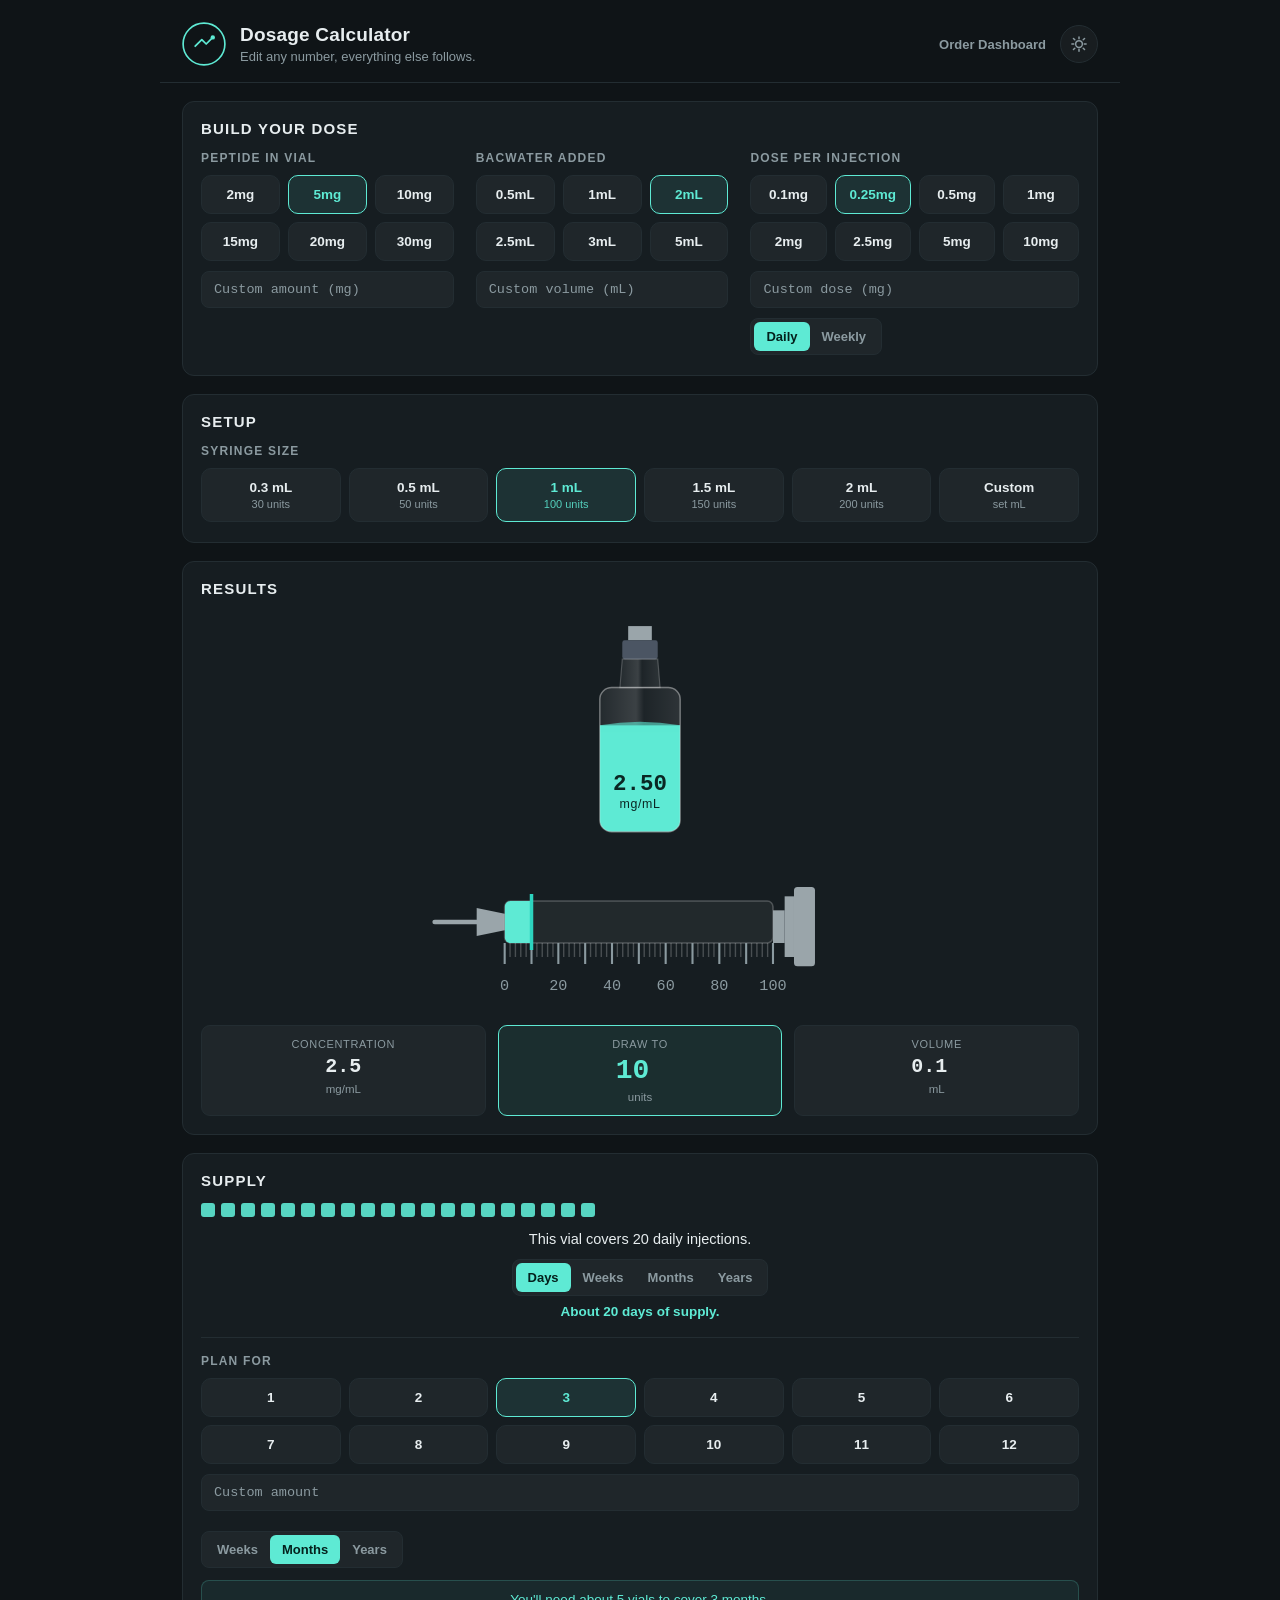
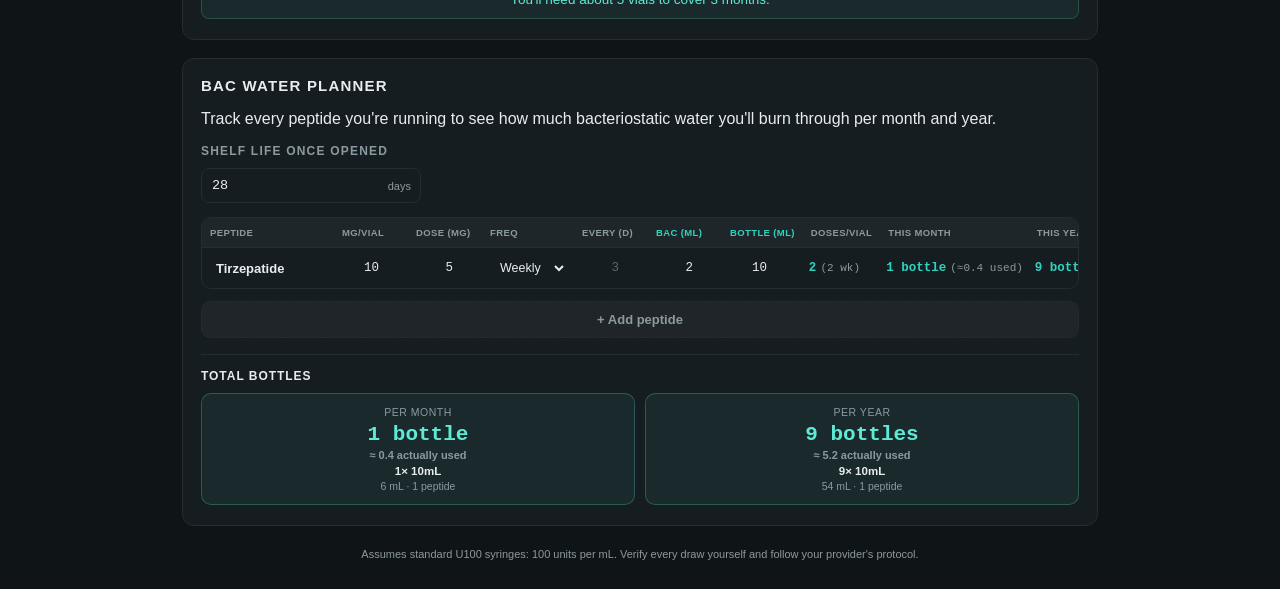
<file: index.html>
<!DOCTYPE html>
<html lang="en">
<head>
<meta charset="UTF-8" />
<meta name="viewport" content="width=device-width, initial-scale=1, viewport-fit=cover" />
<meta name="theme-color" content="#0F1417" />
<meta name="apple-mobile-web-app-capable" content="yes" />
<meta name="apple-mobile-web-app-status-bar-style" content="black-translucent" />
<meta name="apple-mobile-web-app-title" content="Dosage Calc" />
<meta name="description" content="Calculate peptide injection volume and syringe units from vial concentration and desired dose." />
<link rel="manifest" href="manifest.webmanifest" />
<link rel="apple-touch-icon" href="icons/icon180.png" />
<link rel="icon" href="icons/icon192.png" />
<title>Peptide Dosage Calculator</title>
<link rel="stylesheet" href="styles.css" />
</head>
<body>
<div class="app">

  <header class="app-header">
    <div class="brand">
      <svg class="brand-mark" viewBox="0 0 40 40" fill="none">
        <circle cx="20" cy="20" r="19" stroke="var(--accent)" stroke-width="1.5"/>
        <path d="M12 22 L18 16 L22 20 L28 14" stroke="var(--accent)" stroke-width="1.6" stroke-linecap="round" stroke-linejoin="round"/>
        <circle cx="28" cy="14" r="2" fill="var(--accent)"/>
      </svg>
      <div>
        <h1>Dosage Calculator</h1>
        <p class="subtitle">Edit any number, everything else follows.</p>
      </div>
    </div>
    <div class="header-actions">
      <a class="nav-link" href="dashboard.html">Order Dashboard</a>
      <button type="button" class="theme-toggle" id="themeToggle" aria-label="Switch to light mode" title="Switch to light mode">
        <svg class="icon-sun" viewBox="0 0 24 24" fill="none" stroke="currentColor" stroke-width="2" stroke-linecap="round" stroke-linejoin="round">
          <circle cx="12" cy="12" r="4.5"/>
          <path d="M12 2.5v2.5M12 19v2.5M4.6 4.6l1.8 1.8M17.6 17.6l1.8 1.8M2.5 12h2.5M19 12h2.5M4.6 19.4l1.8-1.8M17.6 6.4l1.8-1.8"/>
        </svg>
        <svg class="icon-moon" viewBox="0 0 24 24" fill="none" stroke="currentColor" stroke-width="2" stroke-linecap="round" stroke-linejoin="round">
          <path d="M20 14.5A8.5 8.5 0 1 1 9.5 4a6.5 6.5 0 0 0 10.5 10.5Z"/>
        </svg>
      </button>
    </div>
  </header>

  <main>

    <section class="panel builder-panel">
      <div class="panel-head"><span class="eyebrow">Build your dose</span></div>

      <div class="selector-grid">
        <div class="selector">
          <h3 class="selector-title">Peptide in vial</h3>
          <div class="chip-group" id="vialMgGroup">
            <button type="button" class="chip" data-value="2">2mg</button>
            <button type="button" class="chip active" data-value="5">5mg</button>
            <button type="button" class="chip" data-value="10">10mg</button>
            <button type="button" class="chip" data-value="15">15mg</button>
            <button type="button" class="chip" data-value="20">20mg</button>
            <button type="button" class="chip" data-value="30">30mg</button>
          </div>
          <input type="number" class="custom-field" id="vialMgCustom" inputmode="decimal" min="0" step="0.01" placeholder="Custom amount (mg)" />
        </div>

        <div class="selector">
          <h3 class="selector-title">Bacwater added</h3>
          <div class="chip-group" id="vialVolumeGroup">
            <button type="button" class="chip" data-value="0.5">0.5mL</button>
            <button type="button" class="chip" data-value="1">1mL</button>
            <button type="button" class="chip active" data-value="2">2mL</button>
            <button type="button" class="chip" data-value="2.5">2.5mL</button>
            <button type="button" class="chip" data-value="3">3mL</button>
            <button type="button" class="chip" data-value="5">5mL</button>
          </div>
          <input type="number" class="custom-field" id="vialVolumeCustom" inputmode="decimal" min="0" step="0.01" placeholder="Custom volume (mL)" />
        </div>

        <div class="selector">
          <h3 class="selector-title">Dose per injection</h3>
          <div class="chip-group" id="doseMgGroup">
            <button type="button" class="chip" data-value="0.1">0.1mg</button>
            <button type="button" class="chip active" data-value="0.25">0.25mg</button>
            <button type="button" class="chip" data-value="0.5">0.5mg</button>
            <button type="button" class="chip" data-value="1">1mg</button>
            <button type="button" class="chip" data-value="2">2mg</button>
            <button type="button" class="chip" data-value="2.5">2.5mg</button>
            <button type="button" class="chip" data-value="5">5mg</button>
            <button type="button" class="chip" data-value="10">10mg</button>
          </div>
          <input type="number" class="custom-field" id="doseMgCustom" inputmode="decimal" min="0" step="0.01" placeholder="Custom dose (mg)" />
          <div class="mode-toggle" id="freqToggle">
            <button type="button" class="mode-btn active" data-freq="daily">Daily</button>
            <button type="button" class="mode-btn" data-freq="weekly">Weekly</button>
          </div>
        </div>
      </div>
    </section>

    <section class="panel">
      <div class="panel-head"><span class="eyebrow">Setup</span></div>
      <div class="selector">
        <h3 class="selector-title">Syringe size</h3>
        <div class="chip-group" id="syringeGroup">
          <button type="button" class="chip" data-capacity="0.3">0.3 mL<span>30 units</span></button>
          <button type="button" class="chip" data-capacity="0.5">0.5 mL<span>50 units</span></button>
          <button type="button" class="chip active" data-capacity="1">1 mL<span>100 units</span></button>
          <button type="button" class="chip" data-capacity="1.5">1.5 mL<span>150 units</span></button>
          <button type="button" class="chip" data-capacity="2">2 mL<span>200 units</span></button>
          <button type="button" class="chip" data-capacity="custom" id="customPill">Custom<span id="customUnitsLabel">set mL</span></button>
        </div>
        <input type="number" class="custom-field" id="customCapInput" inputmode="decimal" min="0.01" step="0.01" placeholder="Barrel size (mL)" hidden />
      </div>
    </section>

    <section class="panel result-panel">
      <div class="panel-head"><span class="eyebrow">Results</span></div>

      <div class="instrument">
        <div class="vial-wrap">
          <svg viewBox="0 0 110 190" class="vial-svg">
            <defs>
              <linearGradient id="vialGlass" x1="0" y1="0" x2="1" y2="0">
                <stop offset="0%" stop-color="rgba(255,255,255,0.06)"/>
                <stop offset="45%" stop-color="rgba(255,255,255,0.16)"/>
                <stop offset="55%" stop-color="rgba(255,255,255,0.03)"/>
                <stop offset="100%" stop-color="rgba(255,255,255,0.10)"/>
              </linearGradient>
              <clipPath id="vialClip">
                <rect x="21" y="58" width="68" height="122" rx="10"/>
              </clipPath>
            </defs>

            <rect x="45" y="6" width="20" height="12" fill="var(--metal)"/>
            <rect x="40" y="18" width="30" height="16" rx="2" fill="var(--stopper)"/>
            <path d="M40 34 L38 58 L72 58 L70 34 Z" fill="url(#vialGlass)" stroke="var(--glass-line)" stroke-width="1"/>
            <rect x="21" y="58" width="68" height="122" rx="10" fill="url(#vialGlass)" stroke="var(--glass-line)" stroke-width="1.2"/>

            <g clip-path="url(#vialClip)">
              <rect id="vialLiquid" x="21" y="90" width="68" height="90" fill="var(--liquid)"/>
              <path id="vialMeniscus" d="M21 90 Q55 84 89 90 L89 96 L21 96 Z" fill="var(--liquid)" opacity="0.6"/>
            </g>

            <rect x="21" y="58" width="68" height="122" rx="10" fill="none" stroke="var(--glass-line)" stroke-width="1.2"/>
            <text id="vialLabel" x="55" y="145" text-anchor="middle" class="vial-label">2.50</text>
            <text x="55" y="160" text-anchor="middle" class="vial-sublabel">mg/mL</text>
          </svg>
        </div>

        <div class="syringe-wrap">
          <svg viewBox="0 0 360 130" class="syringe-svg" id="syringeSvg">
            <defs>
              <clipPath id="barrelClip">
                <rect x="64" y="42" width="230" height="36" rx="5"/>
              </clipPath>
            </defs>

            <line x1="4" y1="60" x2="40" y2="60" stroke="var(--metal)" stroke-width="4" stroke-linecap="round"/>
            <path d="M40 48 L64 53 L64 67 L40 72 Z" fill="var(--metal)"/>

            <rect x="64" y="42" width="230" height="36" rx="5" fill="rgba(255,255,255,0.05)" stroke="var(--glass-line)" stroke-width="1.4"/>

            <g clip-path="url(#barrelClip)">
              <rect id="syrLiquid" x="64" y="42" width="0" height="36" fill="var(--liquid)"/>
            </g>
            <g id="tickGroup"></g>

            <line id="plungerHead" x1="64" y1="36" x2="64" y2="84" stroke="var(--accent-strong)" stroke-width="3"/>

            <rect x="294" y="50" width="10" height="28" fill="var(--metal)"/>
            <rect x="304" y="38" width="8" height="52" fill="var(--metal)"/>
            <rect x="312" y="30" width="18" height="68" rx="3" fill="var(--metal)"/>
          </svg>
        </div>
      </div>

      <div class="warning" id="warningBox" hidden>
        Dose volume is larger than this syringe holds. Choose a bigger barrel or split the dose.
      </div>

      <div class="readout-grid">
        <div class="readout-card">
          <span class="readout-label">Concentration</span>
          <div class="readout-input mono" id="concValue">2.5</div>
          <span class="readout-unit">mg/mL</span>
        </div>
        <div class="readout-card highlight">
          <span class="readout-label">Draw to</span>
          <input type="number" id="unitsInput" inputmode="decimal" min="0" step="0.5" class="readout-input mono" value="25" />
          <span class="readout-unit">units</span>
        </div>
        <div class="readout-card">
          <span class="readout-label">Volume</span>
          <input type="number" id="volInput" inputmode="decimal" min="0" step="0.01" class="readout-input mono" value="0.25" />
          <span class="readout-unit">mL</span>
        </div>
      </div>
    </section>

    <section class="panel">
      <div class="panel-head"><span class="eyebrow">Supply</span></div>

      <div class="dose-grid" id="doseGrid"></div>
      <div class="dose-grid-extra" id="doseGridExtra" hidden></div>

      <div class="supply-readout" id="supplyReadout">This vial covers 20 daily injections.</div>

      <div class="center-row">
        <div class="mode-toggle" id="timeToggle">
          <button type="button" class="mode-btn active" data-unit="days">Days</button>
          <button type="button" class="mode-btn" data-unit="weeks">Weeks</button>
          <button type="button" class="mode-btn" data-unit="months">Months</button>
          <button type="button" class="mode-btn" data-unit="years">Years</button>
        </div>
      </div>
      <div class="supply-duration" id="supplyDuration">About 20 days of supply.</div>

      <div class="selector plan-selector">
        <h3 class="selector-title">Plan for</h3>
        <div class="chip-group" id="planAmountGroup">
          <button type="button" class="chip" data-value="1">1</button>
          <button type="button" class="chip" data-value="2">2</button>
          <button type="button" class="chip active" data-value="3">3</button>
          <button type="button" class="chip" data-value="4">4</button>
          <button type="button" class="chip" data-value="5">5</button>
          <button type="button" class="chip" data-value="6">6</button>
          <button type="button" class="chip" data-value="7">7</button>
          <button type="button" class="chip" data-value="8">8</button>
          <button type="button" class="chip" data-value="9">9</button>
          <button type="button" class="chip" data-value="10">10</button>
          <button type="button" class="chip" data-value="11">11</button>
          <button type="button" class="chip" data-value="12">12</button>
        </div>
        <input type="number" class="custom-field" id="planAmountCustom" inputmode="decimal" min="0" step="1" placeholder="Custom amount" />
        <div class="mode-toggle plan-unit-toggle" id="planUnitToggle">
          <button type="button" class="mode-btn" data-unit="weeks">Weeks</button>
          <button type="button" class="mode-btn active" data-unit="months">Months</button>
          <button type="button" class="mode-btn" data-unit="years">Years</button>
        </div>
      </div>
      <div class="plan-result" id="planResult">You'll need about 5 vials to cover 3 months.</div>
    </section>

    <section class="panel bacwater-panel">
      <div class="panel-head"><span class="eyebrow">BAC Water Planner</span></div>
      <p class="hint hint-tight">Track every peptide you're running to see how much bacteriostatic water you'll burn through per month and year.</p>

      <div class="selector bac-settings">
        <h3 class="selector-title">Shelf life once opened</h3>
        <div class="bac-input-wrap">
          <input type="number" id="bacShelfDaysGlobal" inputmode="decimal" min="1" step="1" value="28" />
          <span class="unit">days</span>
        </div>
      </div>

      <div class="bac-table-wrap" id="bacTableWrap">
        <table class="bac-table">
          <thead>
            <tr>
              <th>Peptide</th>
              <th>mg/vial</th>
              <th>Dose (mg)</th>
              <th>Freq</th>
              <th>Every (d)</th>
              <th class="bac-col-bac">BAC (mL)</th>
              <th class="bac-col-bac">Bottle (mL)</th>
              <th>Doses/vial</th>
              <th>This month</th>
              <th>This year</th>
              <th></th>
            </tr>
          </thead>
          <tbody id="bacRowsList"></tbody>
        </table>
      </div>
      <div class="bac-empty" id="bacRowsEmpty" hidden>No peptides added yet.</div>

      <button type="button" class="bac-add-btn" id="addBacRowBtn">+ Add peptide</button>

      <div class="bac-summary" id="bacSummary"></div>
    </section>

  </main>

  <footer class="app-footer">
    Assumes standard U100 syringes: 100 units per mL. Verify every draw yourself and follow your provider's protocol.
  </footer>

</div>
<script src="catalog.js"></script>
<script src="app.js"></script>
</body>
</html>
</file>
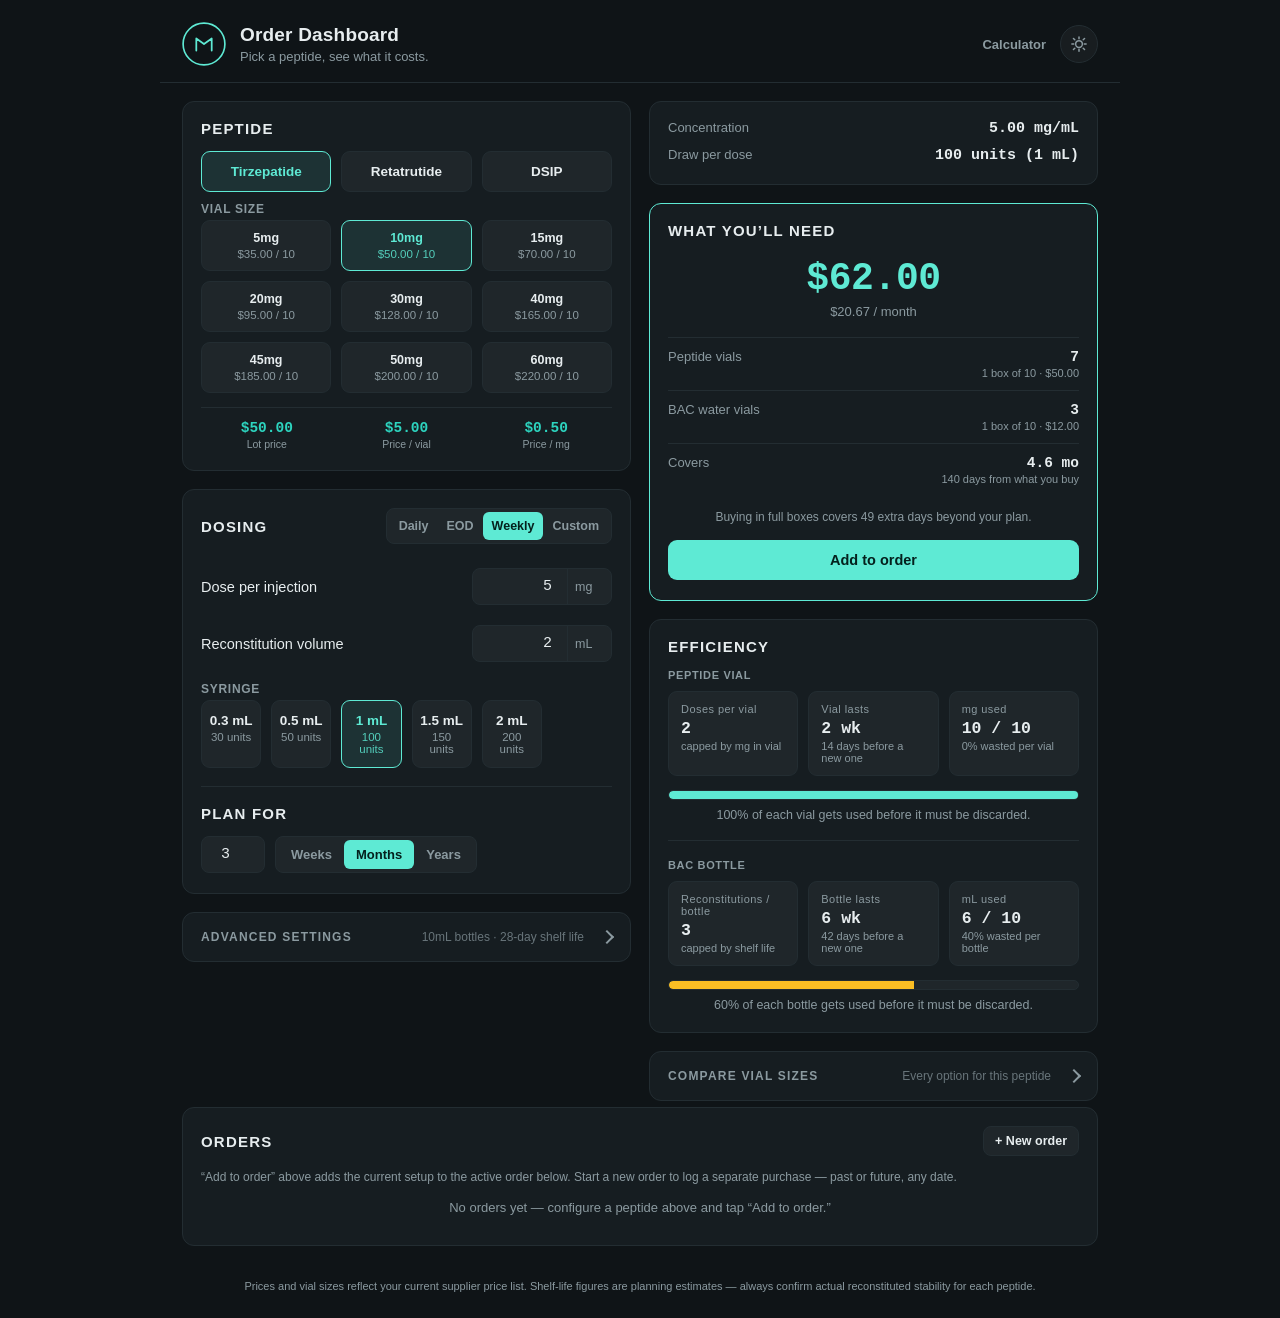
<file: dashboard.html>
<!DOCTYPE html>
<html lang="en">
<head>
<meta charset="UTF-8" />
<meta name="viewport" content="width=device-width, initial-scale=1, viewport-fit=cover" />
<meta name="theme-color" content="#0F1417" />
<meta name="apple-mobile-web-app-capable" content="yes" />
<meta name="apple-mobile-web-app-status-bar-style" content="black-translucent" />
<meta name="apple-mobile-web-app-title" content="Order Dashboard" />
<meta name="description" content="Plan peptide orders: pricing, vials needed, and reconstitution shelf-life all in one place." />
<link rel="manifest" href="manifest.webmanifest" />
<link rel="apple-touch-icon" href="icons/icon180.png" />
<link rel="icon" href="icons/icon192.png" />
<title>Order Dashboard</title>
<link rel="stylesheet" href="styles.css" />
<link rel="stylesheet" href="dashboard.css" />
</head>
<body>
<div class="app">

  <header class="app-header">
    <div class="brand">
      <svg class="brand-mark" viewBox="0 0 40 40" fill="none">
        <circle cx="20" cy="20" r="19" stroke="var(--accent)" stroke-width="1.5"/>
        <path d="M13 26 L13 15 L20 20 L27 15 L27 26" stroke="var(--accent)" stroke-width="1.6" stroke-linecap="round" stroke-linejoin="round"/>
      </svg>
      <div>
        <h1>Order Dashboard</h1>
        <p class="subtitle">Pick a peptide, see what it costs.</p>
      </div>
    </div>
    <div class="header-actions">
      <a class="nav-link" href="index.html">Calculator</a>
      <button type="button" class="theme-toggle" id="themeToggle" aria-label="Switch to light mode" title="Switch to light mode">
        <svg class="icon-sun" viewBox="0 0 24 24" fill="none" stroke="currentColor" stroke-width="2" stroke-linecap="round" stroke-linejoin="round">
          <circle cx="12" cy="12" r="4.5"/>
          <path d="M12 2.5v2.5M12 19v2.5M4.6 4.6l1.8 1.8M17.6 17.6l1.8 1.8M2.5 12h2.5M19 12h2.5M4.6 19.4l1.8-1.8M17.6 6.4l1.8-1.8"/>
        </svg>
        <svg class="icon-moon" viewBox="0 0 24 24" fill="none" stroke="currentColor" stroke-width="2" stroke-linecap="round" stroke-linejoin="round">
          <path d="M20 14.5A8.5 8.5 0 1 1 9.5 4a6.5 6.5 0 0 0 10.5 10.5Z"/>
        </svg>
      </button>
    </div>
  </header>

  <main>
    <div class="col col-inputs">

      <section class="panel">
        <div class="panel-head"><span class="eyebrow">Peptide</span></div>
        <div class="pill-group pill-group-3" id="peptideGroup"></div>

        <div class="field-row sku-label-row">
          <label>Vial size</label>
        </div>
        <div class="pill-group pill-group-sku" id="skuGroup"></div>
        <div class="stat-row" id="skuStats"></div>
      </section>

      <section class="panel">
        <div class="panel-head">
          <span class="eyebrow">Dosing</span>
          <div class="mode-toggle mode-toggle-4" id="freqToggle">
            <button type="button" class="mode-btn" data-freq="daily">Daily</button>
            <button type="button" class="mode-btn" data-freq="eod">EOD</button>
            <button type="button" class="mode-btn" data-freq="weekly">Weekly</button>
            <button type="button" class="mode-btn" data-freq="custom">Custom</button>
          </div>
        </div>

        <div class="field-row" id="customFreqRow" hidden>
          <label for="customFreqDays">Every</label>
          <div class="input-unit">
            <input type="number" id="customFreqDays" inputmode="decimal" min="1" step="1" value="3" />
            <span class="unit">days</span>
          </div>
        </div>

        <div class="field-row">
          <label for="doseMg">Dose per injection</label>
          <div class="input-unit">
            <input type="number" id="doseMg" inputmode="decimal" min="0" step="0.01" value="5" />
            <span class="unit">mg</span>
          </div>
        </div>

        <div class="field-row">
          <label for="reconMl">Reconstitution volume</label>
          <div class="input-unit">
            <input type="number" id="reconMl" inputmode="decimal" min="0.01" step="0.01" value="2" />
            <span class="unit">mL</span>
          </div>
        </div>

        <div class="field-row sku-label-row">
          <label>Syringe</label>
        </div>
        <div class="pill-group" id="syringeGroup">
          <button type="button" class="pill" data-capacity="0.3">0.3 mL<span>30 units</span></button>
          <button type="button" class="pill" data-capacity="0.5">0.5 mL<span>50 units</span></button>
          <button type="button" class="pill active" data-capacity="1">1 mL<span>100 units</span></button>
          <button type="button" class="pill" data-capacity="1.5">1.5 mL<span>150 units</span></button>
          <button type="button" class="pill" data-capacity="2">2 mL<span>200 units</span></button>
        </div>

        <div class="panel-divider"></div>

        <div class="panel-head"><span class="eyebrow">Plan for</span></div>
        <div class="plan-row plan-row-flush">
          <input type="number" id="planAmount" inputmode="decimal" min="0" step="1" value="3" class="plan-input" />
          <div class="mode-toggle" id="planUnitToggle">
            <button type="button" class="mode-btn" data-unit="weeks">Weeks</button>
            <button type="button" class="mode-btn active" data-unit="months">Months</button>
            <button type="button" class="mode-btn" data-unit="years">Years</button>
          </div>
        </div>
      </section>

      <details class="panel details-panel">
        <summary class="details-summary">
          <span class="details-summary-title">Advanced settings</span>
          <span class="details-summary-hint" id="advancedHint">BAC water &amp; shelf life</span>
        </summary>
        <div class="details-body">
          <p class="details-group-label">BAC water</p>
          <div class="field-row">
            <label for="bacMlPerVial">Bottle size</label>
            <div class="input-unit">
              <input type="number" id="bacMlPerVial" inputmode="decimal" min="0.1" step="0.1" value="10" />
              <span class="unit">mL</span>
            </div>
          </div>
          <div class="field-row">
            <label for="bacLotVials">Bottles per box</label>
            <div class="input-unit">
              <input type="number" id="bacLotVials" inputmode="decimal" min="1" step="1" value="10" />
              <span class="unit">bottles</span>
            </div>
          </div>
          <div class="field-row">
            <label for="bacLotPrice">Box price</label>
            <div class="input-unit">
              <input type="number" id="bacLotPrice" inputmode="decimal" min="0" step="0.01" value="12" />
              <span class="unit">$</span>
            </div>
          </div>

          <div class="panel-divider"></div>

          <p class="details-group-label">Shelf life</p>
          <div class="field-row">
            <label for="powderShelfMonths">Unopened vial (powder)</label>
            <div class="input-unit">
              <input type="number" id="powderShelfMonths" inputmode="decimal" min="1" step="1" value="24" />
              <span class="unit">months</span>
            </div>
          </div>
          <div class="field-row">
            <label for="vialShelfDays">Reconstituted vial</label>
            <div class="input-unit">
              <input type="number" id="vialShelfDays" inputmode="decimal" min="1" step="1" value="28" />
              <span class="unit">days</span>
            </div>
          </div>
          <div class="field-row">
            <label for="bacShelfDays">Opened BAC water</label>
            <div class="input-unit">
              <input type="number" id="bacShelfDays" inputmode="decimal" min="1" step="1" value="28" />
              <span class="unit">days</span>
            </div>
          </div>
          <p class="hint">A fresh vial or BAC bottle is needed once it runs dry or its shelf-life window closes &mdash; whichever happens first. Powder shelf life caps how many you can safely stock up on before reconstituting.</p>
        </div>
      </details>

    </div>
    <div class="col col-outputs">

      <section class="panel draw-mini">
        <div class="draw-mini-row">
          <span class="draw-mini-label">Concentration</span>
          <span class="draw-mini-value" id="drawConc">&mdash;</span>
        </div>
        <div class="draw-mini-row">
          <span class="draw-mini-label">Draw per dose</span>
          <span class="draw-mini-value" id="drawDose">&mdash;</span>
        </div>
        <div class="warning" id="drawWarn" hidden>Dose is larger than the selected syringe. Choose a bigger barrel or split the dose.</div>
        <div class="warning" id="doseTooBigWarn" hidden>Dose is bigger than a single vial at this size. Pick a larger vial.</div>
      </section>

      <section class="panel hero-panel">
        <div class="panel-head"><span class="eyebrow">What you&rsquo;ll need</span></div>
        <div class="hero-total">
          <span class="hero-total-value" id="summaryTotal">$0.00</span>
          <span class="hero-total-sub" id="summaryTotalSub">&nbsp;</span>
        </div>
        <div class="summary-rows" id="summaryGrid"></div>
        <div class="summary-note" id="summaryNote"></div>
        <div class="warning" id="powderWarningBox" hidden></div>
        <button type="button" class="add-order-btn" id="addOrderBtn">Add to order</button>
      </section>

      <section class="panel">
        <div class="panel-head"><span class="eyebrow">Efficiency</span></div>

        <p class="efficiency-col-title">Peptide vial</p>
        <div class="econ-grid" id="econGrid"></div>
        <div class="waste-bar-wrap" id="wasteBarWrap">
          <div class="waste-bar"><div class="waste-bar-fill" id="wasteBarFill"></div></div>
          <div class="waste-caption" id="wasteCaption"></div>
        </div>

        <div class="panel-divider"></div>

        <p class="efficiency-col-title">BAC bottle</p>
        <div class="econ-grid" id="bacEconGrid"></div>
        <div class="waste-bar-wrap" id="bacWasteBarWrap">
          <div class="waste-bar"><div class="waste-bar-fill" id="bacWasteBarFill"></div></div>
          <div class="waste-caption" id="bacWasteCaption"></div>
        </div>
      </section>

      <details class="panel details-panel">
        <summary class="details-summary">
          <span class="details-summary-title">Compare vial sizes</span>
          <span class="details-summary-hint">Every option for this peptide</span>
        </summary>
        <div class="details-body">
          <div class="compare-table-wrap"><table class="compare-table" id="compareTable"></table></div>
        </div>
      </details>

    </div>
  </main>

  <section class="panel order-panel">
    <div class="panel-head">
      <span class="eyebrow">Orders</span>
      <button type="button" class="new-order-btn" id="newOrderBtn">+ New order</button>
    </div>
    <p class="hint hint-tight">&ldquo;Add to order&rdquo; above adds the current setup to the active order below. Start a new order to log a separate purchase &mdash; past or future, any date.</p>
    <div id="ordersList"></div>
    <div class="order-empty" id="ordersEmpty">No orders yet &mdash; configure a peptide above and tap &ldquo;Add to order.&rdquo;</div>
  </section>

  <footer class="app-footer">
    Prices and vial sizes reflect your current supplier price list. Shelf-life figures are planning estimates &mdash; always confirm actual reconstituted stability for each peptide.
  </footer>

</div>
<script src="catalog.js"></script>
<script src="dashboard.js"></script>
</body>
</html>
</file>
<file: styles.css>
:root {
  --bg: #0F1417;
  --panel: #161D21;
  --panel-line: #232D32;
  --accent: #5EEAD4;
  --accent-strong: #2DD4BF;
  --accent-sky: #38BDF8;
  --warning: #FBBF24;
  --warning-bg: rgba(251, 191, 36, 0.12);
  --text: #E7EDEF;
  --text-dim: #8B9AA0;
  --metal: #9AA5AA;
  --stopper: #4B5563;
  --glass-line: rgba(255,255,255,0.22);
  --surface: rgba(255,255,255,0.04);
  --liquid: #5EEAD4;
  --liquid-text: #0A2723;
  --sans: -apple-system, BlinkMacSystemFont, "Segoe UI", Roboto, sans-serif;
  --mono: ui-monospace, SFMono-Regular, Menlo, Consolas, monospace;
}

:root[data-theme="light"] {
  --bg: #EEF2F3;
  --panel: #FFFFFF;
  --panel-line: #DEE5E7;
  --accent: #0F9488;
  --accent-strong: #0D7D72;
  --accent-sky: #0284C7;
  --warning: #B45309;
  --warning-bg: rgba(180, 83, 9, 0.10);
  --text: #12181B;
  --text-dim: #5B6A70;
  --metal: #7C8890;
  --stopper: #47505A;
  --glass-line: rgba(15, 23, 26, 0.18);
  --surface: rgba(15, 23, 26, 0.045);
}

* { box-sizing: border-box; }

html {
  background: var(--bg);
  min-height: 100%;
}

body {
  margin: 0 auto;
  width: 100%;
  min-width: 300px;
  max-width: 960px;
  background: var(--bg);
  color: var(--text);
  font-family: var(--sans);
}

.app { display: flex; flex-direction: column; }

.app-header {
  padding: calc(22px + env(safe-area-inset-top)) 22px 16px;
  border-bottom: 1px solid var(--panel-line);
  display: flex;
  align-items: center;
  justify-content: space-between;
  gap: 14px;
}

.brand { display: flex; align-items: center; gap: 14px; }

.theme-toggle {
  flex-shrink: 0;
  display: flex;
  align-items: center;
  justify-content: center;
  width: 38px;
  height: 38px;
  background: var(--surface);
  border: 1px solid var(--panel-line);
  border-radius: 999px;
  color: var(--text-dim);
  cursor: pointer;
  padding: 0;
}

.theme-toggle:hover { color: var(--text); }

.theme-toggle svg {
  width: 18px;
  height: 18px;
}

.theme-toggle .icon-moon { display: none; }

:root[data-theme="light"] .theme-toggle .icon-sun { display: none; }
:root[data-theme="light"] .theme-toggle .icon-moon { display: block; }

.brand-mark { width: 44px; height: 44px; flex-shrink: 0; }

.header-actions {
  display: flex;
  align-items: center;
  gap: 10px;
  flex-shrink: 0;
}

.nav-link {
  font-size: 13px;
  font-weight: 600;
  color: var(--text-dim);
  text-decoration: none;
  padding: 8px 4px;
  white-space: nowrap;
}

.nav-link:hover { color: var(--accent); }

.brand h1 {
  font-size: 19px;
  font-weight: 600;
  margin: 0;
  letter-spacing: 0.01em;
}

.subtitle {
  margin: 3px 0 0;
  font-size: 13px;
  color: var(--text-dim);
}

main {
  padding: 18px 22px 6px;
  display: flex;
  flex-direction: column;
  gap: 18px;
}

.panel {
  background: var(--panel);
  border: 1px solid var(--panel-line);
  border-radius: 12px;
  padding: 18px 18px 20px;
  transition: background-color 0.15s ease, border-color 0.15s ease;
}

.panel-head {
  display: flex;
  align-items: center;
  justify-content: space-between;
  margin-bottom: 14px;
  gap: 12px;
}

.eyebrow {
  font-size: 15px;
  font-weight: 700;
  letter-spacing: 0.08em;
  text-transform: uppercase;
  color: var(--text);
}

.mode-toggle {
  display: flex;
  align-self: flex-start;
  background: var(--surface);
  border: 1px solid var(--panel-line);
  border-radius: 8px;
  padding: 3px;
}

.mode-btn {
  border: none;
  background: transparent;
  color: var(--text-dim);
  font-family: var(--sans);
  font-size: 13px;
  font-weight: 600;
  padding: 7px 12px;
  border-radius: 6px;
  cursor: pointer;
  white-space: nowrap;
}

.mode-btn.active {
  background: var(--accent);
  color: #04211D;
}

.selector-grid {
  display: grid;
  grid-template-columns: 1fr 1fr 1.3fr;
  gap: 22px;
}

@media (max-width: 700px) {
  .selector-grid { grid-template-columns: 1fr; }
}

.selector {
  display: flex;
  flex-direction: column;
  gap: 10px;
  min-width: 0;
}

.selector-title {
  margin: 0;
  font-size: 12px;
  font-weight: 700;
  letter-spacing: 0.1em;
  text-transform: uppercase;
  color: var(--text-dim);
  white-space: nowrap;
}

.chip-group {
  display: grid;
  grid-template-columns: repeat(auto-fill, minmax(72px, 1fr));
  gap: 8px;
}

@media (min-width: 700px) {
  #syringeGroup, #planAmountGroup {
    grid-template-columns: repeat(6, 1fr);
  }
}

.chip {
  display: flex;
  flex-direction: column;
  align-items: center;
  justify-content: center;
  gap: 3px;
  background: var(--surface);
  border: 1px solid var(--panel-line);
  border-radius: 10px;
  color: var(--text);
  font-family: var(--sans);
  font-size: 13.5px;
  font-weight: 600;
  padding: 11px 6px;
  cursor: pointer;
  transition: border-color 0.15s ease, background-color 0.15s ease, color 0.15s ease, transform 0.1s ease;
}

.chip:hover { border-color: var(--accent); }
.chip:active { transform: scale(0.95); }

.chip span {
  font-size: 11px;
  font-weight: 500;
  color: var(--text-dim);
}

.chip.active {
  border-color: var(--accent);
  background: rgba(94, 234, 212, 0.10);
  color: var(--accent);
}

.chip.active span { color: var(--accent); opacity: 0.85; }

.custom-field {
  width: 100%;
  background: var(--surface);
  border: 1px solid var(--panel-line);
  border-radius: 8px;
  color: var(--text);
  font-family: var(--mono);
  font-size: 13.5px;
  padding: 10px 12px;
  outline: none;
  transition: border-color 0.15s ease, color 0.15s ease;
}

.custom-field::placeholder { color: var(--text-dim); }

.custom-field:focus-visible {
  border-color: var(--accent);
  box-shadow: inset 0 0 0 1px var(--accent);
}

.custom-field.active-custom {
  border-color: var(--accent);
  color: var(--accent);
}

.custom-field[hidden] { display: none; }

.result-panel { padding-bottom: 18px; }

.instrument {
  display: flex;
  flex-direction: column;
  align-items: center;
  gap: 18px;
  padding: 8px 2px 6px;
}

.vial-wrap { width: 130px; }
.vial-svg { width: 100%; height: auto; display: block; }

.vial-label {
  font-family: var(--mono);
  font-size: 19px;
  font-weight: 700;
  fill: var(--liquid-text);
}

.vial-sublabel {
  font-family: var(--sans);
  font-size: 10.5px;
  fill: var(--liquid-text);
  letter-spacing: 0.05em;
}

.syringe-wrap { width: 100%; }
.syringe-svg { width: 100%; height: auto; display: block; }

@media (min-width: 700px) {
  .instrument { gap: 8px; }
  .syringe-wrap { max-width: 420px; margin: 0 auto; }
}

.tick { stroke: var(--glass-line); stroke-width: 1.2; }
.tick-major { stroke: var(--text-dim); stroke-width: 1.8; }
.tick-label { font-family: var(--mono); font-size: 13px; fill: var(--text-dim); }

.warning {
  margin-top: 14px;
  background: var(--warning-bg);
  border: 1px solid rgba(251, 191, 36, 0.4);
  color: var(--warning);
  font-size: 13px;
  line-height: 1.45;
  padding: 11px 13px;
  border-radius: 8px;
}

.readout-grid {
  margin-top: 16px;
  display: flex;
  gap: 12px;
}

.readout-card {
  flex: 1;
  min-width: 0;
  display: flex;
  flex-direction: column;
  align-items: center;
  gap: 3px;
  background: var(--surface);
  border: 1px solid var(--panel-line);
  border-radius: 9px;
  padding: 12px 8px;
}

.readout-card.highlight {
  border-color: var(--accent);
  background: rgba(94, 234, 212, 0.08);
}

.readout-card .readout-label {
  font-size: 11px;
  letter-spacing: 0.06em;
  text-transform: uppercase;
  color: var(--text-dim);
  text-align: center;
}

.readout-input {
  width: 100%;
  background: transparent;
  border: none;
  outline: none;
  text-align: center;
  color: var(--text);
  font-size: 20px;
  font-weight: 600;
  padding: 2px 0;
  border-radius: 5px;
}

.readout-card.highlight .readout-input {
  color: var(--accent);
  font-size: 28px;
}

.readout-input:focus-visible {
  box-shadow: inset 0 0 0 1px var(--accent);
}

.readout-card.warn .readout-input { color: var(--warning) !important; }

.readout-card .readout-unit {
  font-size: 11.5px;
  color: var(--text-dim);
}

.dose-grid {
  display: flex;
  flex-wrap: wrap;
  gap: 6px;
}

.dose-block {
  width: 14px;
  height: 14px;
  border-radius: 3px;
  background: var(--accent);
  opacity: 0.9;
}

.dose-grid-extra {
  margin-top: 6px;
  font-size: 11.5px;
  color: var(--text-dim);
}

.supply-readout {
  margin-top: 14px;
  text-align: center;
  font-size: 14.5px;
  color: var(--text);
}

.center-row {
  display: flex;
  justify-content: center;
  margin-top: 12px;
}

.supply-duration {
  margin-top: 8px;
  text-align: center;
  font-size: 13.5px;
  font-weight: 600;
  color: var(--accent);
}

.plan-selector {
  margin-top: 18px;
  padding-top: 16px;
  border-top: 1px solid var(--panel-line);
}

.plan-unit-toggle { margin-top: 10px; }

.plan-result {
  margin-top: 12px;
  font-size: 13.5px;
  color: var(--accent);
  text-align: center;
  background: rgba(94, 234, 212, 0.06);
  border: 1px solid rgba(94, 234, 212, 0.2);
  border-radius: 8px;
  padding: 11px 12px;
}

.app-footer {
  padding: 14px 22px 20px;
  font-size: 11px;
  line-height: 1.55;
  color: var(--text-dim);
  text-align: center;
}

.mono { font-family: var(--mono); }

/* BAC Water Planner */

.bac-settings { max-width: 220px; }

.bac-input-wrap {
  display: flex;
  align-items: center;
  background: var(--panel);
  border: 1px solid var(--panel-line);
  border-radius: 8px;
  overflow: hidden;
}

.bac-input-wrap input {
  flex: 1;
  width: 0;
  min-width: 0;
  background: transparent;
  border: none;
  color: var(--text);
  font-family: var(--mono);
  font-size: 13.5px;
  padding: 9px 0 9px 10px;
  outline: none;
}

.bac-input-wrap input:focus-visible { box-shadow: inset 0 0 0 1px var(--accent); }

.bac-input-wrap .unit {
  font-size: 11px;
  color: var(--text-dim);
  padding: 0 9px 0 6px;
  white-space: nowrap;
}

.bac-table-wrap {
  margin-top: 14px;
  overflow-x: auto;
  -webkit-overflow-scrolling: touch;
  border: 1px solid var(--panel-line);
  border-radius: 10px;
}

.bac-table {
  width: 100%;
  border-collapse: collapse;
  font-size: 12.5px;
}

.bac-table th {
  text-align: left;
  font-size: 9.5px;
  letter-spacing: 0.04em;
  text-transform: uppercase;
  color: var(--text-dim);
  font-weight: 700;
  padding: 9px 8px;
  border-bottom: 1px solid var(--panel-line);
  background: var(--surface);
  white-space: nowrap;
}

.bac-table th.bac-col-bac { color: var(--accent-strong); }

.bac-table td {
  padding: 4px 6px;
  border-bottom: 1px solid var(--panel-line);
  color: var(--text);
  vertical-align: middle;
  white-space: nowrap;
}

.bac-table tbody tr:last-child td { border-bottom: none; }
.bac-table tbody tr:hover { background: var(--surface); }

.bac-cell-name,
.bac-cell-input,
.bac-cell-select {
  background: transparent;
  border: 1px solid transparent;
  border-radius: 6px;
  color: var(--text);
  outline: none;
  padding: 7px 7px;
}

.bac-cell-name:hover,
.bac-cell-input:hover,
.bac-cell-select:hover { border-color: var(--panel-line); }

.bac-cell-name:focus-visible,
.bac-cell-input:focus-visible,
.bac-cell-select:focus-visible { border-color: var(--accent); background: var(--panel); }

.bac-cell-name {
  width: 120px;
  min-width: 110px;
  font-family: var(--sans);
  font-weight: 700;
  font-size: 13px;
}

.bac-cell-input {
  width: 62px;
  font-family: var(--mono);
  font-size: 12.5px;
  text-align: right;
}

.bac-cell-input.bac-cell-warn-input { color: var(--warning); border-color: rgba(251, 191, 36, 0.5); }

.bac-cell-select {
  font-family: var(--sans);
  font-size: 12.5px;
}

.bac-cell-custom-days.bac-cell-inactive { opacity: 0.35; }

.bac-cell-result {
  font-family: var(--mono);
  padding: 7px;
}

.bac-cell-result .bac-cell-main {
  font-weight: 700;
  color: var(--accent-strong);
}

.bac-cell-result .bac-cell-sub {
  margin-left: 4px;
  color: var(--text-dim);
  font-size: 11px;
}

.bac-cell-note { color: var(--text-dim); }
.bac-cell-warn { color: var(--warning); font-family: var(--sans); font-size: 12px; }

.bac-table-remove {
  background: transparent;
  border: none;
  color: var(--text-dim);
  font-size: 15px;
  line-height: 1;
  cursor: pointer;
  padding: 4px 6px;
}

.bac-table-remove:hover { color: var(--warning); }

.bac-empty {
  margin-top: 14px;
  text-align: center;
  font-size: 13px;
  color: var(--text-dim);
  padding: 10px 0;
}

.bac-add-btn {
  width: 100%;
  margin-top: 12px;
  background: var(--surface);
  border: 1px dashed var(--panel-line);
  border-radius: 9px;
  color: var(--text-dim);
  font-family: var(--sans);
  font-size: 13px;
  font-weight: 600;
  padding: 10px;
  cursor: pointer;
}

.bac-add-btn:hover { border-color: var(--accent); color: var(--accent); }

.bac-summary {
  margin-top: 16px;
  padding-top: 14px;
  border-top: 1px solid var(--panel-line);
}

.bac-summary-title {
  font-size: 12px;
  font-weight: 700;
  letter-spacing: 0.08em;
  text-transform: uppercase;
  color: var(--text);
  margin-bottom: 10px;
}

.bac-summary-grid {
  display: grid;
  grid-template-columns: repeat(2, minmax(0, 1fr));
  gap: 10px;
}

.bac-summary-card {
  background: rgba(94, 234, 212, 0.06);
  border: 1px solid rgba(94, 234, 212, 0.25);
  border-radius: 10px;
  padding: 12px;
  text-align: center;
}

.bac-summary-card .bac-summary-label {
  display: block;
  font-size: 10.5px;
  letter-spacing: 0.05em;
  text-transform: uppercase;
  color: var(--text-dim);
}

.bac-summary-card .bac-summary-value {
  display: block;
  margin-top: 5px;
  font-family: var(--mono);
  font-size: 21px;
  font-weight: 800;
  color: var(--accent);
}

.bac-summary-card .bac-summary-fraction {
  display: block;
  margin-top: 3px;
  font-size: 11px;
  font-weight: 600;
  color: var(--text-dim);
}

.bac-summary-card .bac-summary-breakdown {
  display: block;
  margin-top: 4px;
  font-size: 11.5px;
  font-weight: 600;
  color: var(--text);
}

.bac-summary-card .bac-summary-sub {
  display: block;
  margin-top: 3px;
  font-size: 10.5px;
  color: var(--text-dim);
}
</file>
<file: dashboard.css>
/* Base layout + field primitives (this page's own; the shared stylesheet's
   versions were replaced by the chip-based calculator redesign) */

main {
  padding: 18px 22px 6px;
  display: grid;
  grid-template-columns: 1fr;
  gap: 18px;
  align-items: start;
}

.col {
  display: flex;
  flex-direction: column;
  gap: 18px;
  min-width: 0;
}

@media (min-width: 760px) {
  main { grid-template-columns: 1fr 1fr; }
}

.field-row {
  display: flex;
  align-items: center;
  justify-content: space-between;
  padding: 10px 0;
  gap: 14px;
}

.field-row[hidden] { display: none; }

.field-row label {
  font-size: 14.5px;
  color: var(--text);
}

.input-unit {
  display: flex;
  align-items: center;
  background: var(--surface);
  border: 1px solid var(--panel-line);
  border-radius: 8px;
  overflow: hidden;
  min-width: 140px;
}

.input-unit input {
  width: 94px;
  background: transparent;
  border: none;
  color: var(--text);
  font-family: var(--mono);
  font-size: 15px;
  padding: 9px 0 9px 12px;
  text-align: right;
  outline: none;
}

.input-unit input:focus-visible {
  box-shadow: inset 0 0 0 1px var(--accent);
}

.input-unit .unit {
  font-size: 12.5px;
  color: var(--text-dim);
  padding: 0 11px 0 7px;
  border-left: 1px solid var(--panel-line);
  align-self: stretch;
  display: flex;
  align-items: center;
}

.hint {
  margin: 12px 0 0;
  font-size: 12px;
  line-height: 1.5;
  color: var(--text-dim);
}

.pill-group {
  display: grid;
  grid-template-columns: repeat(3, 1fr);
  gap: 10px;
}

.pill {
  display: flex;
  flex-direction: column;
  align-items: center;
  gap: 3px;
  background: var(--surface);
  border: 1px solid var(--panel-line);
  border-radius: 9px;
  color: var(--text);
  font-family: var(--sans);
  font-size: 13.5px;
  font-weight: 600;
  padding: 12px 6px;
  cursor: pointer;
  transition: border-color 0.15s ease, background-color 0.15s ease, color 0.15s ease;
}

.pill:hover { border-color: var(--accent); }

.pill span {
  font-size: 11.5px;
  font-weight: 500;
  color: var(--text-dim);
}

.pill.active {
  border-color: var(--accent);
  background: rgba(94, 234, 212, 0.10);
  color: var(--accent);
}

.pill.active span { color: var(--accent); opacity: 0.85; }

.plan-row {
  margin-top: 18px;
  padding-top: 16px;
  border-top: 1px solid var(--panel-line);
  display: flex;
  align-items: center;
  gap: 10px;
  flex-wrap: wrap;
}

.plan-input {
  width: 64px;
  background: var(--surface);
  border: 1px solid var(--panel-line);
  border-radius: 8px;
  color: var(--text);
  font-family: var(--mono);
  font-size: 15px;
  padding: 9px 8px;
  text-align: center;
  outline: none;
}

.plan-input:focus-visible {
  box-shadow: inset 0 0 0 1px var(--accent);
}

.pill-group-3 {
  grid-template-columns: repeat(3, 1fr);
}

.sku-label-row {
  padding-bottom: 4px;
}

.sku-label-row label {
  font-size: 12px;
  font-weight: 700;
  letter-spacing: 0.06em;
  text-transform: uppercase;
  color: var(--text-dim);
}

.pill-group-sku {
  grid-template-columns: repeat(3, 1fr);
}

.pill-group-sku .pill {
  font-size: 12.5px;
  padding: 10px 4px;
}

.stat-row {
  margin-top: 14px;
  padding-top: 12px;
  border-top: 1px solid var(--panel-line);
  display: flex;
  gap: 8px;
}

.stat-chip {
  flex: 1;
  text-align: center;
}

.stat-chip .stat-value {
  display: block;
  font-family: var(--mono);
  font-size: 14.5px;
  font-weight: 700;
  color: var(--accent-strong);
}

.stat-chip .stat-label {
  display: block;
  margin-top: 2px;
  font-size: 10.5px;
  color: var(--text-dim);
}

.mode-toggle-4 {
  flex-wrap: wrap;
}

.mode-toggle-4 .mode-btn {
  padding: 7px 9px;
  font-size: 12.5px;
}

.hint-tight {
  margin-top: -2px;
}

.plan-row-flush {
  margin-top: 0;
  padding-top: 0;
  border-top: none;
}

.panel-divider {
  height: 1px;
  background: var(--panel-line);
  margin: 18px 0;
}

/* Draw readout */

.draw-mini {
  display: flex;
  flex-direction: column;
  gap: 10px;
}

.draw-mini-row {
  display: flex;
  align-items: baseline;
  justify-content: space-between;
  gap: 10px;
}

.draw-mini-label {
  font-size: 13px;
  color: var(--text-dim);
}

.draw-mini-value {
  font-family: var(--mono);
  font-size: 15px;
  font-weight: 700;
  color: var(--text);
  text-align: right;
}

.draw-mini-value.warn { color: var(--warning); }

/* Collapsible sections */

.details-panel {
  padding: 0;
  overflow: hidden;
}

.details-summary {
  list-style: none;
  cursor: pointer;
  padding: 17px 18px;
  display: flex;
  align-items: center;
  justify-content: space-between;
  gap: 12px;
}

.details-summary::-webkit-details-marker { display: none; }

.details-summary::after {
  content: "";
  width: 8px;
  height: 8px;
  flex-shrink: 0;
  border-right: 2px solid var(--text-dim);
  border-bottom: 2px solid var(--text-dim);
  transform: rotate(-45deg);
  margin-left: 6px;
}

details[open] .details-summary::after {
  transform: rotate(45deg);
}

.details-summary-title {
  font-size: 12px;
  font-weight: 700;
  letter-spacing: 0.1em;
  text-transform: uppercase;
  color: var(--text-dim);
  white-space: nowrap;
}

.details-summary-hint {
  font-size: 12px;
  color: var(--text-dim);
  opacity: 0.7;
  margin-left: auto;
  text-align: right;
  overflow: hidden;
  text-overflow: ellipsis;
  white-space: nowrap;
}

.details-body {
  padding: 14px 18px 20px;
  border-top: 1px solid var(--panel-line);
}

.details-group-label {
  font-size: 11px;
  font-weight: 700;
  letter-spacing: 0.06em;
  text-transform: uppercase;
  color: var(--text-dim);
  margin: 0 0 2px;
}

/* Efficiency */

.efficiency-col-title {
  font-size: 11px;
  font-weight: 700;
  letter-spacing: 0.06em;
  text-transform: uppercase;
  color: var(--text-dim);
  margin: 0 0 10px;
}

.econ-grid {
  display: grid;
  grid-template-columns: 1fr 1fr;
  gap: 10px;
}

.econ-card {
  background: var(--surface);
  border: 1px solid var(--panel-line);
  border-radius: 9px;
  padding: 11px 12px;
}

.econ-card .econ-label {
  display: block;
  font-size: 11px;
  letter-spacing: 0.04em;
  color: var(--text-dim);
}

.econ-card .econ-value {
  display: block;
  margin-top: 4px;
  font-family: var(--mono);
  font-size: 16.5px;
  font-weight: 700;
  color: var(--text);
}

.econ-card .econ-sub {
  display: block;
  margin-top: 2px;
  font-size: 11px;
  color: var(--text-dim);
}

.waste-bar-wrap { margin-top: 14px; }

.waste-bar {
  height: 10px;
  border-radius: 999px;
  background: var(--surface);
  border: 1px solid var(--panel-line);
  overflow: hidden;
}

.waste-bar-fill {
  height: 100%;
  width: 0%;
  background: var(--accent);
  border-radius: 999px 0 0 999px;
}

.waste-bar-fill.warn { background: var(--warning); }

.waste-caption {
  margin-top: 8px;
  font-size: 12.5px;
  color: var(--text-dim);
  text-align: center;
}

/* Hero: What you'll need */

.hero-panel {
  border-color: var(--accent);
}

.hero-total {
  text-align: center;
  padding: 4px 0 6px;
}

.hero-total-value {
  display: block;
  font-family: var(--mono);
  font-size: 38px;
  font-weight: 800;
  letter-spacing: -0.01em;
  color: var(--accent);
}

.hero-total-sub {
  display: block;
  margin-top: 4px;
  font-size: 13px;
  color: var(--text-dim);
}

.summary-rows {
  margin-top: 12px;
  border-top: 1px solid var(--panel-line);
}

.summary-row {
  display: flex;
  align-items: baseline;
  justify-content: space-between;
  gap: 12px;
  padding: 11px 0;
  border-bottom: 1px solid var(--panel-line);
}

.summary-row:last-child { border-bottom: none; }

.summary-row-label {
  font-size: 13px;
  color: var(--text-dim);
  flex-shrink: 0;
}

.summary-row-value {
  text-align: right;
  min-width: 0;
}

.summary-row-value .summary-row-num {
  display: block;
  font-family: var(--mono);
  font-size: 14.5px;
  font-weight: 700;
  color: var(--text);
}

.summary-row-value .summary-row-sub {
  display: block;
  margin-top: 2px;
  font-size: 11px;
  color: var(--text-dim);
}

.summary-note {
  margin-top: 12px;
  font-size: 12px;
  line-height: 1.5;
  color: var(--text-dim);
  text-align: center;
}

.add-order-btn {
  width: 100%;
  margin-top: 14px;
  padding: 12px;
  border-radius: 9px;
  border: none;
  background: var(--accent);
  color: #04211D;
  font-family: var(--sans);
  font-size: 14.5px;
  font-weight: 700;
  cursor: pointer;
}

.new-order-btn {
  flex-shrink: 0;
  background: var(--surface);
  border: 1px solid var(--panel-line);
  border-radius: 8px;
  color: var(--text);
  font-family: var(--sans);
  font-size: 12.5px;
  font-weight: 700;
  padding: 7px 11px;
  cursor: pointer;
  white-space: nowrap;
}

.new-order-btn:hover { border-color: var(--accent); color: var(--accent); }

.compare-table-wrap, .order-table-wrap {
  overflow-x: auto;
  margin-top: 4px;
  -webkit-overflow-scrolling: touch;
}

.compare-table, .order-table {
  width: 100%;
  border-collapse: collapse;
  font-size: 12.5px;
  white-space: nowrap;
}

.compare-table th, .order-table th {
  text-align: left;
  font-size: 10.5px;
  letter-spacing: 0.04em;
  text-transform: uppercase;
  color: var(--text-dim);
  font-weight: 700;
  padding: 8px 10px;
  border-bottom: 1px solid var(--panel-line);
}

.compare-table td, .order-table td {
  padding: 9px 10px;
  border-bottom: 1px solid var(--panel-line);
  color: var(--text);
  font-family: var(--mono);
}

.compare-table tr:last-child td, .order-table tr:last-child td {
  border-bottom: none;
}

.compare-table tr.current td { background: rgba(94, 234, 212, 0.08); }
.compare-table tr.best .best-tag {
  display: inline-block;
  margin-left: 6px;
  font-family: var(--sans);
  font-size: 9.5px;
  font-weight: 700;
  letter-spacing: 0.04em;
  text-transform: uppercase;
  color: var(--accent-strong);
  background: rgba(94, 234, 212, 0.14);
  padding: 2px 6px;
  border-radius: 999px;
  vertical-align: middle;
}

.compare-table td.na, .order-table td.na {
  color: var(--text-dim);
  font-family: var(--sans);
}

.order-panel {
  margin: 0 22px 18px;
}

.order-panel .panel-head {
  flex-wrap: wrap;
}

.order-card {
  border: 1px solid var(--panel-line);
  border-radius: 10px;
  padding: 14px;
  margin-top: 14px;
}

.order-card.active {
  border-color: var(--accent);
  background: rgba(94, 234, 212, 0.04);
}

.order-card-head {
  display: flex;
  align-items: center;
  justify-content: space-between;
  gap: 10px;
  flex-wrap: wrap;
}

.order-card-actions {
  display: flex;
  align-items: center;
  gap: 8px;
}

.order-activate-btn {
  background: transparent;
  border: 1px solid var(--panel-line);
  border-radius: 999px;
  color: var(--text-dim);
  font-family: var(--sans);
  font-size: 11.5px;
  font-weight: 600;
  padding: 5px 10px;
  cursor: pointer;
  white-space: nowrap;
}

.order-activate-btn:hover { border-color: var(--accent); color: var(--accent); }

.order-active-tag {
  font-size: 10.5px;
  font-weight: 700;
  letter-spacing: 0.04em;
  text-transform: uppercase;
  color: var(--accent-strong);
  background: rgba(94, 234, 212, 0.14);
  padding: 5px 9px;
  border-radius: 999px;
  white-space: nowrap;
}

.order-delete-btn {
  background: transparent;
  border: none;
  color: var(--text-dim);
  font-size: 18px;
  line-height: 1;
  cursor: pointer;
  padding: 4px 6px;
  flex-shrink: 0;
}

.order-delete-btn:hover { color: var(--warning); }

.order-empty-inline {
  margin-top: 10px;
  font-size: 12.5px;
  color: var(--text-dim);
}

.order-card .order-table-wrap {
  margin-top: 10px;
}

.order-card .order-total {
  margin-top: 10px;
}

.order-row-actions {
  display: flex;
  align-items: center;
  gap: 2px;
}

.order-row-edit {
  background: transparent;
  border: none;
  color: var(--text-dim);
  font-size: 13px;
  line-height: 1;
  cursor: pointer;
  padding: 4px 6px;
}

.order-row-edit:hover { color: var(--accent); }

.order-card-footer {
  margin-top: 12px;
}

.add-item-btn {
  width: 100%;
  background: var(--surface);
  border: 1px dashed var(--panel-line);
  border-radius: 9px;
  color: var(--text-dim);
  font-family: var(--sans);
  font-size: 13px;
  font-weight: 600;
  padding: 10px;
  cursor: pointer;
}

.add-item-btn:hover { border-color: var(--accent); color: var(--accent); }

.manual-form {
  background: var(--surface);
  border: 1px solid var(--panel-line);
  border-radius: 9px;
  padding: 12px;
}

.manual-form-title {
  font-size: 11.5px;
  font-weight: 700;
  letter-spacing: 0.06em;
  text-transform: uppercase;
  color: var(--text-dim);
  margin-bottom: 10px;
}

.manual-form .field-row {
  padding: 8px 0;
}

.manual-form .pill-group {
  margin-bottom: 10px;
}

.manual-form-actions {
  display: flex;
  gap: 10px;
  margin-top: 10px;
}

.manual-cancel-btn, .manual-save-btn {
  flex: 1;
  padding: 10px;
  border-radius: 8px;
  font-family: var(--sans);
  font-size: 13.5px;
  font-weight: 700;
  cursor: pointer;
}

.manual-cancel-btn {
  background: transparent;
  border: 1px solid var(--panel-line);
  color: var(--text-dim);
}

.manual-save-btn {
  background: var(--accent);
  border: none;
  color: #04211D;
}

.date-field {
  position: relative;
  display: inline-flex;
}

.date-display {
  display: flex;
  align-items: center;
  gap: 6px;
  background: var(--surface);
  border: 1px solid var(--panel-line);
  border-radius: 8px;
  color: var(--text);
  font-family: var(--mono);
  font-size: 13px;
  padding: 7px 10px;
  white-space: nowrap;
  cursor: pointer;
}

.date-display::before {
  content: "";
  width: 13px;
  height: 13px;
  flex-shrink: 0;
  background-color: var(--text-dim);
  -webkit-mask: url('data:image/svg+xml;utf8,<svg xmlns="http://www.w3.org/2000/svg" viewBox="0 0 24 24" fill="none" stroke="black" stroke-width="2" stroke-linecap="round" stroke-linejoin="round"><rect x="3" y="4" width="18" height="18" rx="2"/><path d="M16 2v4M8 2v4M3 10h18"/></svg>') no-repeat center / contain;
  mask: url('data:image/svg+xml;utf8,<svg xmlns="http://www.w3.org/2000/svg" viewBox="0 0 24 24" fill="none" stroke="black" stroke-width="2" stroke-linecap="round" stroke-linejoin="round"><rect x="3" y="4" width="18" height="18" rx="2"/><path d="M16 2v4M8 2v4M3 10h18"/></svg>') no-repeat center / contain;
}

.date-input {
  position: absolute;
  inset: 0;
  width: 100%;
  height: 100%;
  opacity: 0;
  border: none;
  padding: 0;
  margin: 0;
  cursor: pointer;
}

.order-row-remove {
  background: transparent;
  border: none;
  color: var(--text-dim);
  font-size: 16px;
  line-height: 1;
  cursor: pointer;
  padding: 4px 6px;
}

.order-row-remove:hover { color: var(--warning); }

.order-empty {
  margin-top: 4px;
  text-align: center;
  font-size: 13px;
  color: var(--text-dim);
  padding: 10px 0;
}

.order-total {
  margin-top: 14px;
  display: flex;
  align-items: center;
  justify-content: space-between;
  background: rgba(94, 234, 212, 0.08);
  border: 1px solid var(--accent);
  border-radius: 9px;
  padding: 12px 14px;
}

.order-total .order-total-label {
  font-size: 13px;
  color: var(--text-dim);
}

.order-total .order-total-value {
  font-family: var(--mono);
  font-size: 20px;
  font-weight: 700;
  color: var(--accent);
}

@media (min-width: 760px) {
  .econ-grid { grid-template-columns: repeat(3, 1fr); }
}
</file>
